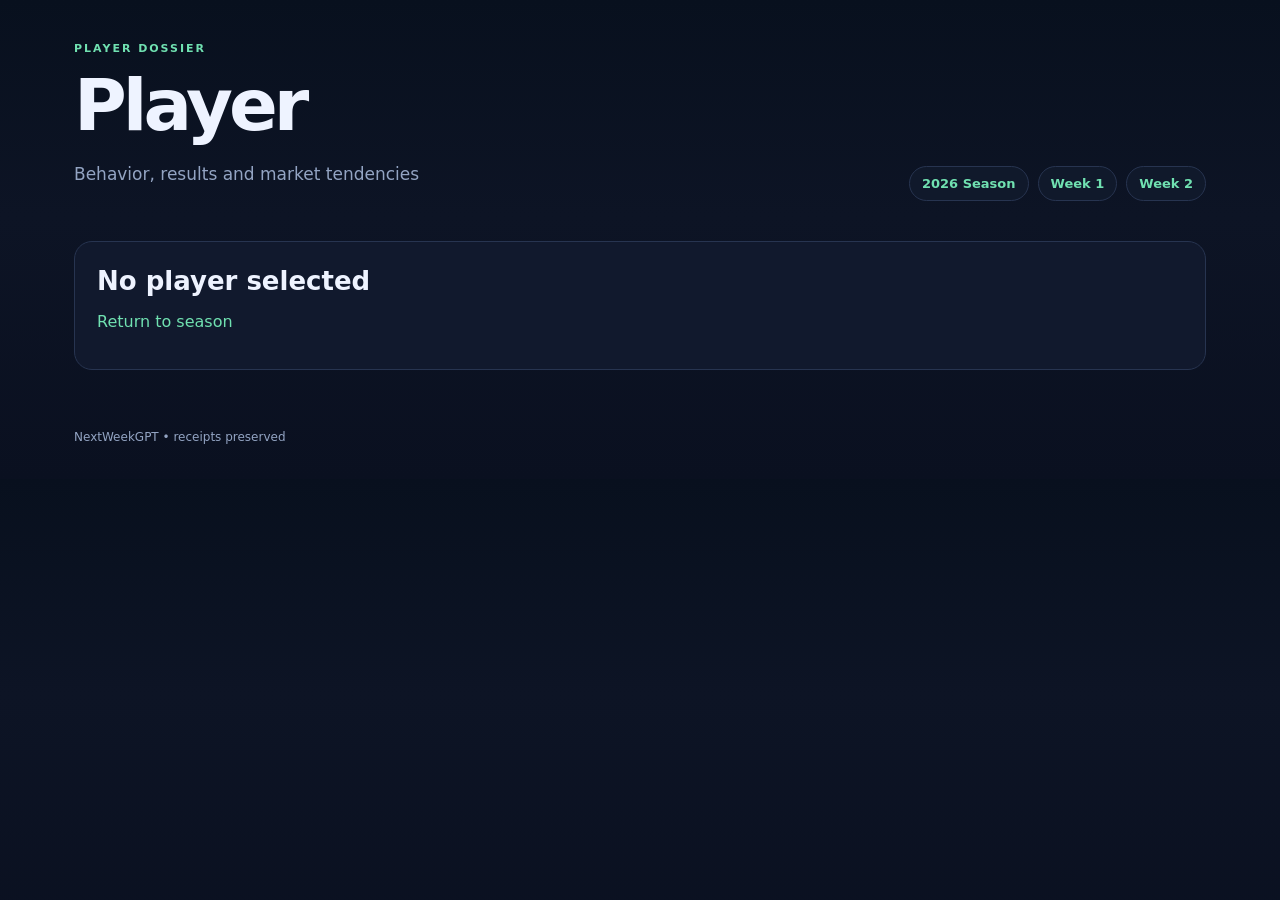
<file: player.html>
<!doctype html><html><head><meta charset="utf-8"><meta name="viewport" content="width=device-width,initial-scale=1"><title>Player — NextWeekGPT</title><link rel="stylesheet" href="styles.css"></head><body><header><div><p class="eyebrow">PLAYER DOSSIER</p><h1 id="name">Player</h1><p class="sub">Behavior, results and market tendencies</p></div><nav><a href="index.html">2026 Season</a><a href="week.html?season=2026&week=1">Week 1</a><a href="week.html?season=2026&week=2">Week 2</a></nav></header><main><section id="summary" class="cards"></section><section class="panel"><div class="panel-head"><div><p class="eyebrow">MNF LEVERAGE</p><h2>Final-Game Decision Profile</h2></div><span class="muted">How this player behaves when the pool is still live</span></div><div id="mnf"></div></section><section class="panel"><div class="panel-head"><div><p class="eyebrow">PROFILE</p><h2>Observed Tendencies</h2></div><span class="muted">Evidence accumulates every week</span></div><div id="notes"></div></section><section class="panel"><div class="panel-head"><div><p class="eyebrow">HISTORY</p><h2>Week-by-Week Picks</h2></div></div><div id="history"></div></section></main><footer>NextWeekGPT • receipts preserved</footer><script src="player.js"></script></body></html>
</file>
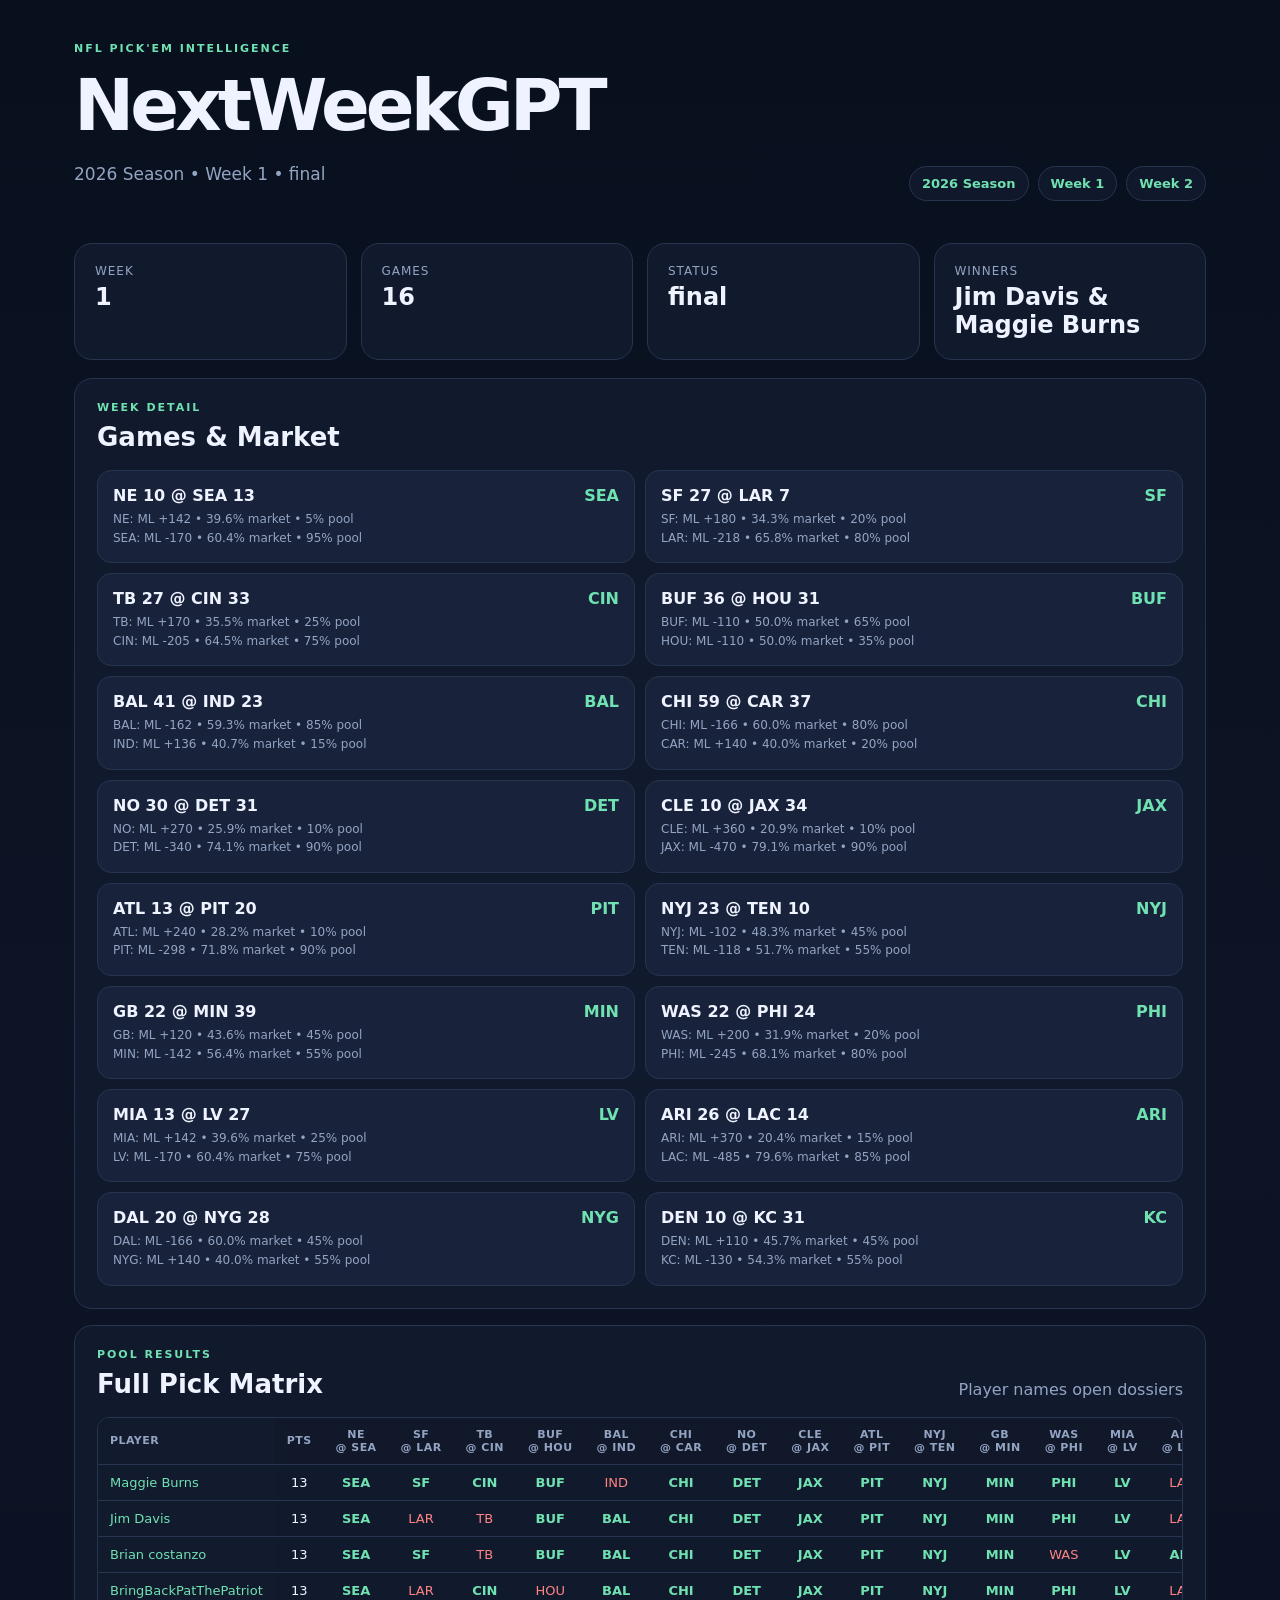
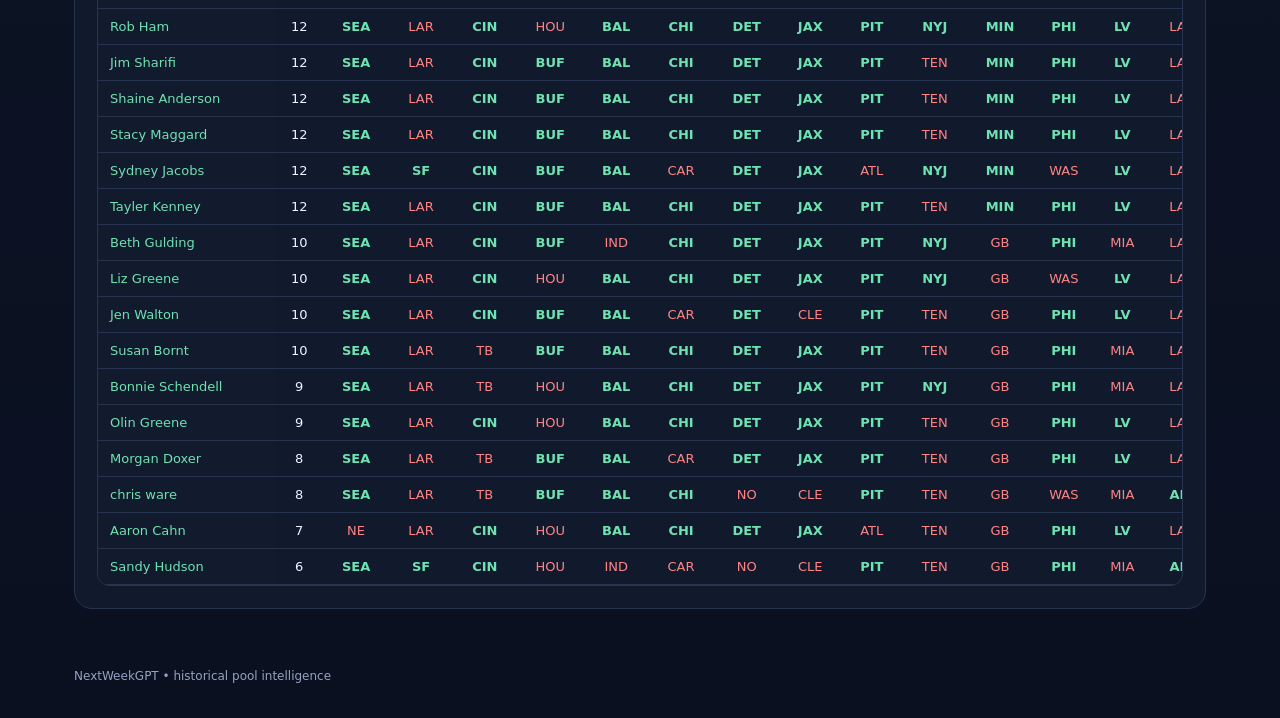
<file: week.html>
<!doctype html><html><head><meta charset="utf-8"><meta name="viewport" content="width=device-width,initial-scale=1"><title>Week — NextWeekGPT</title><link rel="stylesheet" href="styles.css"></head><body><header><div><p class="eyebrow">NFL PICK'EM INTELLIGENCE</p><h1><a class="brand" href="index.html">NextWeekGPT</a></h1><p id="subtitle" class="sub"></p></div><nav><a href="index.html">2026 Season</a><a href="week.html?season=2026&week=1">Week 1</a><a href="week.html?season=2026&week=2">Week 2</a></nav></header><main><section id="summary" class="cards"></section><section class="panel"><div class="panel-head"><div><p class="eyebrow">WEEK DETAIL</p><h2>Games & Market</h2></div></div><div id="games" class="games"></div></section><section id="matrixPanel" class="panel"><div class="panel-head"><div><p class="eyebrow">POOL RESULTS</p><h2>Full Pick Matrix</h2></div><span class="muted">Player names open dossiers</span></div><div class="table-wrap"><table id="matrix"></table></div></section></main><footer>NextWeekGPT • historical pool intelligence</footer><script src="week.js"></script></body></html>
</file>
<file: styles.css>
:root{--bg:#0b1020;--panel:#121a2e;--panel2:#18223a;--text:#eef3ff;--muted:#93a4c3;--accent:#70e1b1;--line:#273450;--warn:#ffc96b;--bad:#ff8585}*{box-sizing:border-box}body{margin:0;background:linear-gradient(180deg,#08101e,#0d1425 45%,#0a1020);color:var(--text);font-family:Inter,ui-sans-serif,system-ui,-apple-system,BlinkMacSystemFont,"Segoe UI",sans-serif}a{color:var(--accent);text-decoration:none}a:hover{text-decoration:underline}.brand{color:var(--text)}header{max-width:1180px;margin:auto;padding:42px 24px 24px;display:flex;align-items:flex-end;justify-content:space-between;gap:20px}header nav{display:flex;gap:9px;flex-wrap:wrap;justify-content:flex-end}header nav a{border:1px solid var(--line);background:#10192b;padding:9px 12px;border-radius:999px;font-size:13px;font-weight:750}h1{font-size:clamp(38px,7vw,72px);margin:0;letter-spacing:-.055em}h2{margin:2px 0 0;font-size:26px}.eyebrow{font-size:11px;letter-spacing:.18em;font-weight:800;color:var(--accent);margin:0 0 8px}.sub,.muted{color:var(--muted)}.sub{font-size:17px}main{max-width:1180px;margin:auto;padding:0 24px 60px}.cards{display:grid;grid-template-columns:repeat(4,1fr);gap:14px;margin:18px 0}.card,.panel{background:rgba(18,26,46,.94);border:1px solid var(--line);border-radius:18px}.card{padding:20px}.card .value{font-size:32px;font-weight:850;margin-top:5px}.card .small-value{font-size:24px}.card .label{font-size:12px;color:var(--muted);text-transform:uppercase;letter-spacing:.08em}.panel{padding:22px;margin-top:16px}.panel-head{display:flex;align-items:flex-end;justify-content:space-between;margin-bottom:18px}.week-grid{display:grid;grid-template-columns:repeat(4,1fr);gap:12px}.week-card{padding:18px;border:1px solid var(--line);border-radius:14px;background:var(--panel2);display:flex;flex-direction:column;gap:6px;color:var(--text)}.week-card b{font-size:22px}.week-card small{color:var(--muted)}.games{display:grid;grid-template-columns:repeat(2,1fr);gap:10px}.game{padding:15px;border:1px solid var(--line);border-radius:14px;background:var(--panel2);display:grid;grid-template-columns:1fr auto;gap:8px}.matchup{font-weight:750}.pick{color:var(--accent);font-weight:850}.odds{font-size:12px;color:var(--muted);margin-top:5px;line-height:1.55}.players{display:grid;grid-template-columns:repeat(3,1fr);gap:12px}.player{padding:17px;border:1px solid var(--line);border-radius:14px;background:var(--panel2);color:var(--text)}.player h3{margin:0 0 12px;color:var(--accent)}.stats{display:grid;grid-template-columns:1fr 1fr;gap:8px}.stat{background:#111a2d;padding:10px;border-radius:10px}.stat b{display:block;font-size:19px}.stat span{font-size:11px;color:var(--muted)}.note{margin-top:11px;font-size:13px;color:var(--warn)}.profile-note{padding:12px;background:var(--panel2);border-radius:10px}.table-wrap{overflow:auto;border:1px solid var(--line);border-radius:12px}table{border-collapse:collapse;width:100%;font-size:13px}th,td{padding:10px 12px;border-bottom:1px solid var(--line);text-align:center;white-space:nowrap}th{color:var(--muted);font-size:11px;text-transform:uppercase;letter-spacing:.04em;background:#10182a}th.sortable{cursor:pointer;user-select:none}th.sortable:hover,th.sortable:focus{color:var(--text);outline:none;background:#16213a}th.sortable:focus-visible{box-shadow:inset 0 0 0 2px var(--accent)}.sort-indicator{color:var(--accent)}td:first-child,th:first-child{text-align:left}.sticky{position:sticky;left:0;background:#121a2e;z-index:1}.correct{color:var(--accent);font-weight:800}.wrong{color:var(--bad)}.history-week{padding:14px 0;border-bottom:1px solid var(--line)}.history-week h3{margin:0 0 12px}.pick-chips{display:flex;flex-wrap:wrap;gap:7px}.chip{padding:8px 10px;border:1px solid var(--line);border-radius:10px;background:var(--panel2)}.chip small{color:var(--muted);margin-left:4px}.error{padding:20px}footer{max-width:1180px;margin:auto;padding:0 24px 35px;color:var(--muted);font-size:12px}@media(max-width:760px){header{align-items:flex-start;flex-direction:column}.cards{grid-template-columns:1fr 1fr}.games,.players,.week-grid{grid-template-columns:1fr}.panel-head{align-items:flex-start;flex-direction:column;gap:6px}header nav{justify-content:flex-start}.panel{padding:15px}}
</file>
